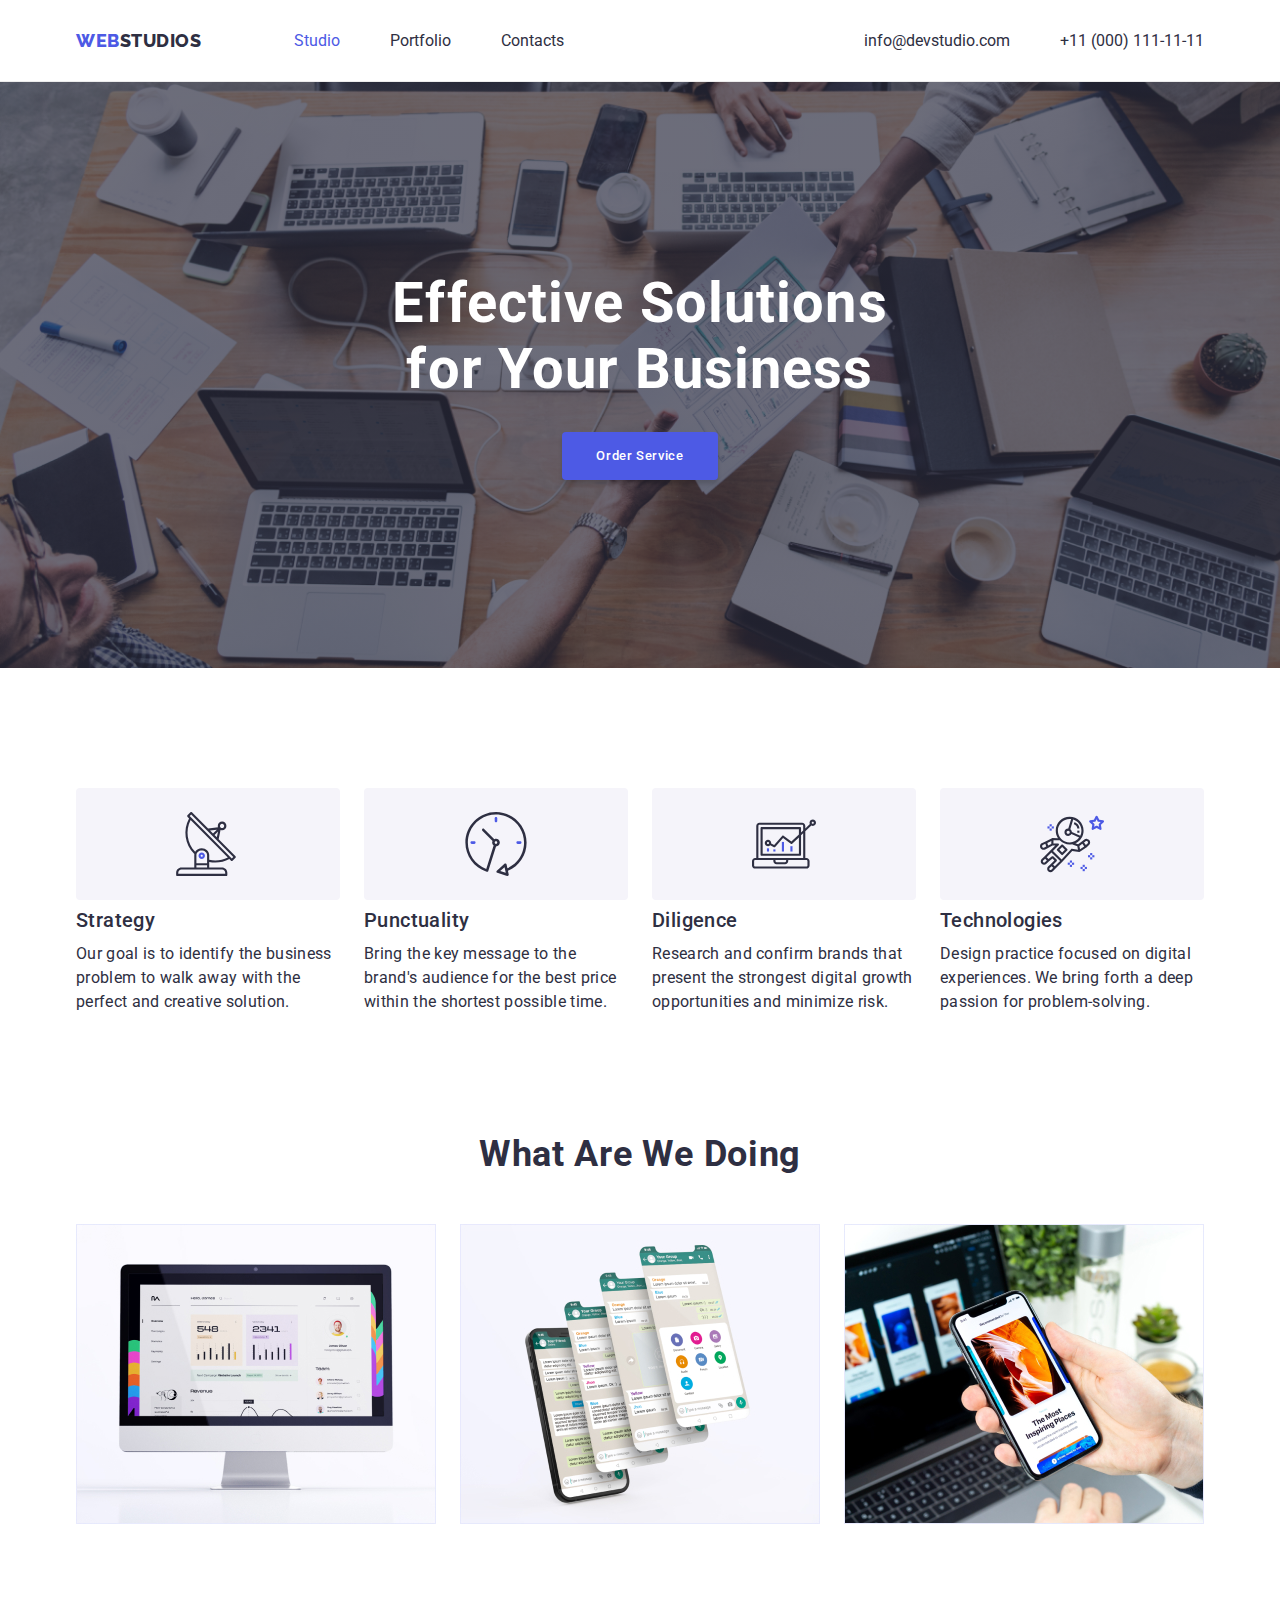
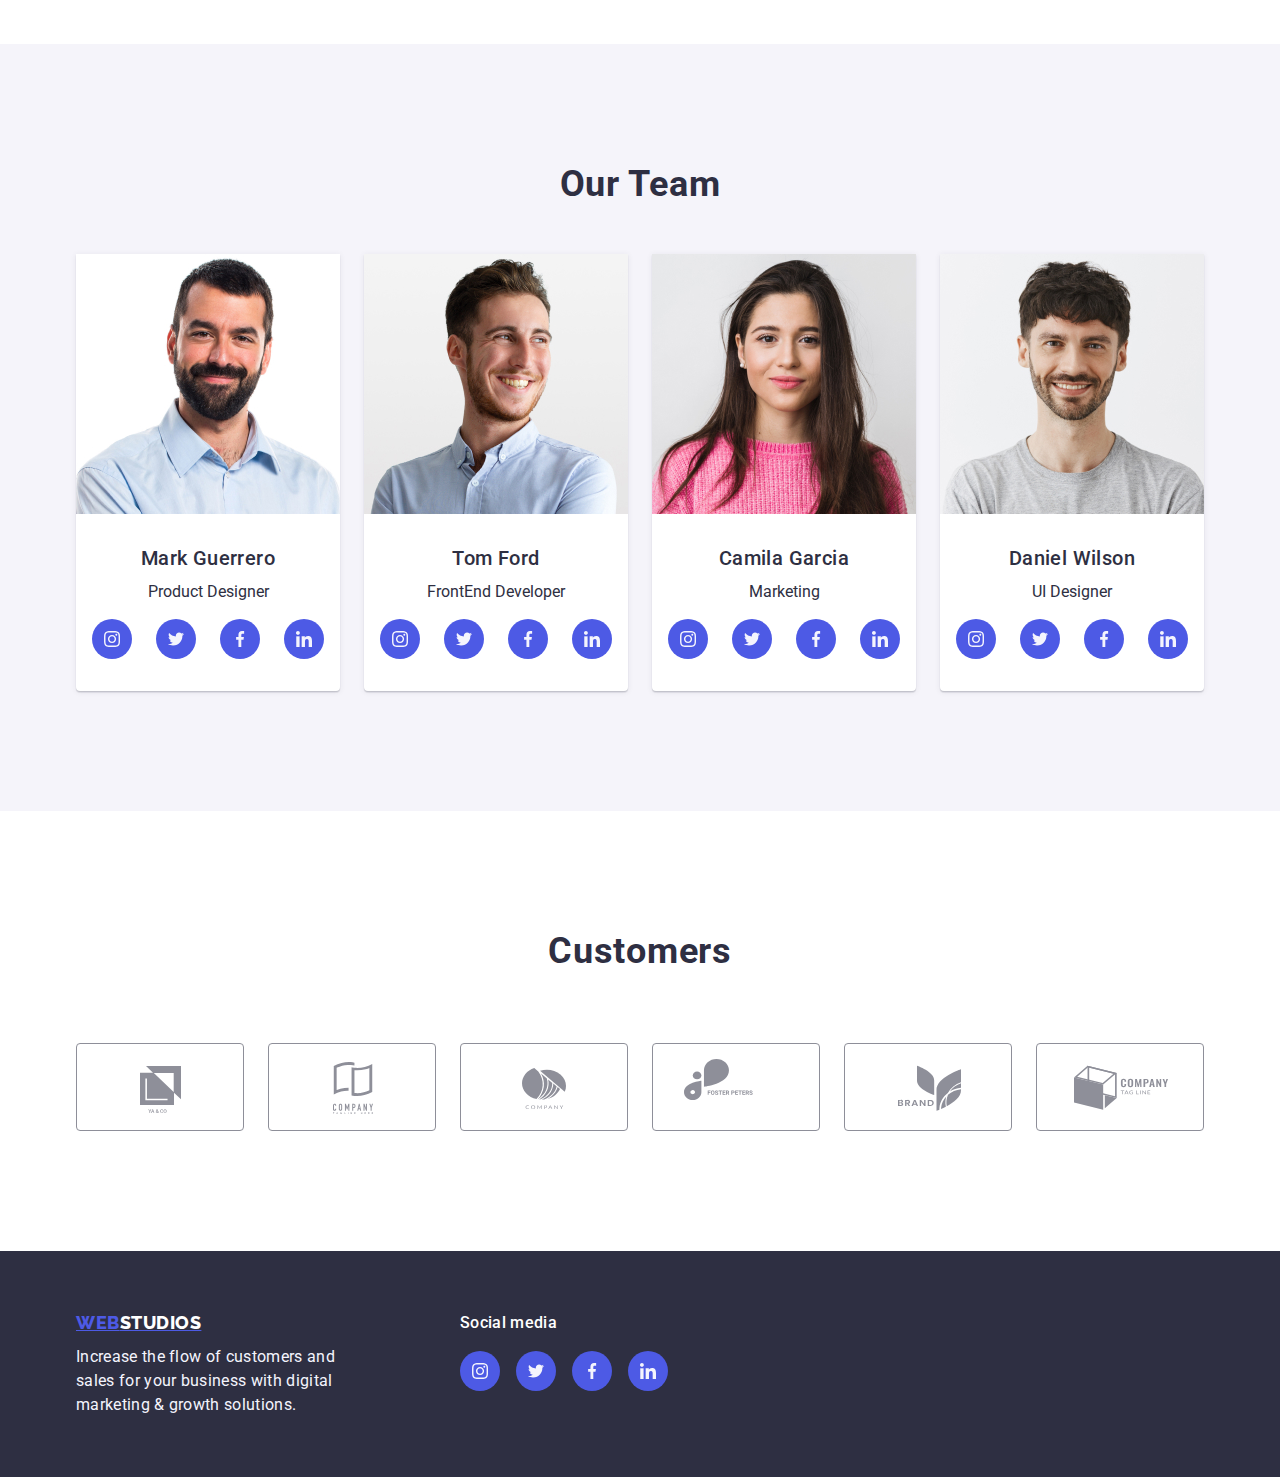
<file: index.html>
<!DOCTYPE html>
<html lang="en">
  <head>
    <title>goit-markup-hw-02</title>
    <meta charset="UTF-8">
    <meta name="viewport" page="initial-scale=1, width=device-width">
    <link href="https://fonts.googleapis.com/css2?family=Raleway:wght@800&family=Roboto:wght@400;500;800;900&display=swap" rel="stylesheet" />
    <link rel="stylesheet" href="./css/styles.css">
  </head>
  <body>
    <header class="page-header">
      <div class="container menu">
        <nav class="header-navigator">
          <a href="index.html" class="logo link">WEB<span class="logo-black">STUDIOS</span></a>
          <ul class="header-navigator-menu list">
            <li class="header-navigator-item">
              <a href="index.html" class="page current link">Studio</a>
            </li>
            <li class="header-navigator-item">
              <a href="portfolio.html" class="page link">Portfolio</a>
            </li>
            <li class="header-navigator-item">
              <a href="/Contacts" class="page link">Contacts</a>
            </li>
          </ul>
        </nav>
        <address class="address">
          <ul class="header-ctas">
            <li class="header-navigator-item-ctas"><a href="mailto:info@devstudio.com" class="contact link">info@devstudio.com</a></li>
            <li class="header-navigator-item-ctas"><a href="tel:110001111111" class="contact link">+11 (000) 111-11-11</a></li>
          </ul>
        </address>
      </div>
    </header>
    <main>
      <section class="hero">
        <div class="container">
          <h1 class="hero-motto">
            Effective Solutions <br> for Your Business
          </h1>
          <button type="button" class="order-service button" data-modal-open> Order Service</button>
        </div>
      </section>
      <section class="section">
        <div class="container">
          <h1 hidden> Features </h1>
          <ul class="features-items">
            <li class="item">
              <div class="icon-svg-features">
                <svg class="icon-items" width="64" height="64">
                    <use href="./images/icons.svg#antenna-1"></use>
                </svg>
              </div>
              <h3 class="title">
                Strategy
              </h3>
              <p class="description">
                Our goal is to identify the business
                problem to walk away with the
                perfect and creative solution.
              </p>
            </li>
            <li class="item">
              <div class="icon-svg-features">
                <svg class="icon-items" width="64" height="64">
                  <use href="./images/icons.svg#clock-1"></use>
                </svg>
              </div>
              <h3 class="title">
                Punctuality
              </h3>
              <p class="description">
                Bring the key message to the
                brand's audience for the best price
                within the shortest possible time.
              </p>
            </li>
            <li class="item">
              <div class="icon-svg-features">
                <svg class="icon-items" width="64" height="64">
                    <use href="./images/icons.svg#diagram-1"></use>
                </svg>
              </div>
              <h3 class="title">
                Diligence
              </h3>
              <P class="description">
                Research and confirm brands that
                present the strongest digital growth
                opportunities and minimize risk.
              </P>
            </li>
            <li class="item">
              <div class="icon-svg-features">
                <svg class="icon-items" width="64" height="64">
                    <use href="./images/icons.svg#astronaut-1"></use>
                </svg>
              </div>
              <h3 class="title">
                Technologies
              </h3>
              <P class="description">
                Design practice focused on digital
                experiences. We bring forth a deep
                passion for problem-solving.
              </P>
            </li>
          </ul>
        </div>
      </section>
        <section class="section no-top-padding">
          <div class="container">
            <h2 class="section-title">What Are We Doing</h2>
            <ul class="wawd-items">
                <li class="item"><img src="images/p1.jpg" alt="monitor" width="360"></li>
                <li class="item"><img src="images/p2.jpg" alt="Application popping up" width="360"></li>
                <li class="item"><img src="images/p3.jpg" alt="Human handling mobile phone" width="360"></li>
            </ul>
          </div>
        </section>
    
      <section class="section bg-team">
        <div class="container">
          <h2 class="section-title">Our Team </h2>
          <ul class="our-team-menu">
            <li class="item">
              <img src="images/Team_Card_1.jpg" alt="Guy Smiling with beard" width="264">
              <div class="details">
                <h3 class="name">Mark Guerrero</h3>
                <p class="position"> Product Designer </p>
                <ul class="team-list-icons">
                  <li class="team-item-icon">
                      <a href="" class="team-link-icon">
                          <svg class="team-icon" width="16" height="16">
                              <use href="./images/icons.svg#instagram"></use>
                          </svg>
                      </a>
                  </li>
                  <li class="team-item-icon">
                      <a href="" class="team-link-icon">
                          <svg class="team-icon" width="16" height="16">
                              <use href="./images/icons.svg#twitter"></use>
                          </svg>
                      </a>
                  </li>
                  <li class="team-item-icon">
                      <a href="" class="team-link-icon">
                          <svg class="team-icon" width="16" height="16">
                              <use href="./images/icons.svg#facebook"></use>
                          </svg>
                      </a>
                  </li>
                  <li class="team-item-icon">
                      <a href="" class="team-link-icon">
                          <svg class="team-icon" width="16" height="16">
                              <use href="./images/icons.svg#linkedin"></use>
                          </svg>
                      </a>
                  </li>
              </ul>
              </div>
            </li>
            <li class="item">
              <img src="images/Team_Card_2.jpg" alt="Guy smiling lookingn at his left side" width="264">
              <div class="details">

                <h3 class="name">Tom Ford</h3>
                <p class="position"> FrontEnd Developer </p>
                <ul class="team-list-icons">
                  <li class="team-item-icon">
                      <a href="" class="team-link-icon">
                          <svg class="team-icon" width="16" height="16">
                              <use href="./images/icons.svg#instagram"></use>
                          </svg>
                      </a>
                  </li>
                  <li class="team-item-icon">
                      <a href="" class="team-link-icon">
                          <svg class="team-icon" width="16" height="16">
                              <use href="./images/icons.svg#twitter"></use>
                          </svg>
                      </a>
                  </li>
                  <li class="team-item-icon">
                      <a href="" class="team-link-icon">
                          <svg class="team-icon" width="16" height="16">
                              <use href="./images/icons.svg#facebook"></use>
                          </svg>
                      </a>
                  </li>
                  <li class="team-item-icon">
                      <a href="" class="team-link-icon">
                          <svg class="team-icon" width="16" height="16">
                              <use href="./images/icons.svg#linkedin"></use>
                          </svg>
                      </a>
                  </li>
              </ul>
              </div>


              
            </li>
            <li class="item">
              <img src="images/Team_Card_3.jpg" alt="Girl on pink" width="264">
              <div class="details">
                <h3 class="name">Camila Garcia</h3>
                <p class="position"> Marketing </p>
                <ul class="team-list-icons">
                  <li class="team-item-icon">
                      <a href="" class="team-link-icon">
                          <svg class="team-icon" width="16" height="16">
                              <use href="./images/icons.svg#instagram"></use>
                          </svg>
                      </a>
                  </li>
                  <li class="team-item-icon">
                      <a href="" class="team-link-icon">
                          <svg class="team-icon" width="16" height="16">
                              <use href="./images/icons.svg#twitter"></use>
                          </svg>
                      </a>
                  </li>
                  <li class="team-item-icon">
                      <a href="" class="team-link-icon">
                          <svg class="team-icon" width="16" height="16">
                              <use href="./images/icons.svg#facebook"></use>
                          </svg>
                      </a>
                  </li>
                  <li class="team-item-icon">
                      <a href="" class="team-link-icon">
                          <svg class="team-icon" width="16" height="16">
                              <use href="./images/icons.svg#linkedin"></use>
                          </svg>
                      </a>
                  </li>
              </ul>
              </div>
              
            </li>
            <li class="item"><img src="images/Team_Card_4.jpg" alt="Guy smiling straight to camera" width="264">
              <div class="details">
                <h3 class="name">Daniel Wilson</h3>
                <p class="position"> UI Designer </p>
                <ul class="team-list-icons">
                  <li class="team-item-icon">
                      <a href="" class="team-link-icon">
                          <svg class="team-icon" width="16" height="16">
                              <use href="./images/icons.svg#instagram"></use>
                          </svg>
                      </a>
                  </li>
                  <li class="team-item-icon">
                      <a href="" class="team-link-icon">
                          <svg class="team-icon" width="16" height="16">
                              <use href="./images/icons.svg#twitter"></use>
                          </svg>
                      </a>
                  </li>
                  <li class="team-item-icon">
                      <a href="" class="team-link-icon">
                          <svg class="team-icon" width="16" height="16">
                              <use href="./images/icons.svg#facebook"></use>
                          </svg>
                      </a>
                  </li>
                  <li class="team-item-icon">
                      <a href="" class="team-link-icon">
                          <svg class="team-icon" width="16" height="16">
                              <use href="./images/icons.svg#linkedin"></use>
                          </svg>
                      </a>
                  </li>
              </ul>
              </div>
              
            </li>
          </ul>
        </div>
      </section>

      <section class="section customers-section">
        <div class="container">
            <h2 class="customers">Customers</h2>
            <ul class="customers-list">
                <li class="customers-item">
                    <svg class="customers-icon" width="104" height="56">
                            <use href="./images/icons.svg#client-1"></use>
                        </svg>
                    </a>
                </li>
                <li class="customers-item">
                    <svg class="customers-icon" width="104" height="56">
                            <use href="./images/icons.svg#client-2"></use>
                        </svg>
                    </a>
                </li>
                <li class="customers-item">
                    <svg class="customers-icon" width="104" height="56">
                            <use href="./images/icons.svg#client-3"></use>
                        </svg>
                    </a>
                </li>
                <li class="customers-item">
                    <svg class="customers-icon" width="104" height="56">
                            <use href="./images/icons.svg#client-4"></use>
                        </svg>
                    </a>
                </li>
                <li class="customers-item">
                    <svg class="customers-icon" width="104" height="56">
                            <use href="./images/icons.svg#client-5"></use>
                        </svg>
                    </a>
                </li>
                <li class="customers-item">
                    <svg class="customers-icon" width="104" height="56">
                           <use href="./images/icons.svg#client-6"></use>
                        </svg>
                    </a>
                </li>
            </ul>
        </div>
    </section>
   
        
    <footer class="footer">
      <div class="container footer-item">
        <div class="footer-logo"> 
               <a href="index.html" class="logo">WEB<span class="logo-white">STUDIOS</span></a>
            
              <p class="footer-description">
                Increase the flow of customers and <br/> sales for your business with digital <br/> marketing & growth solutions.
              </p>
            </div>    
      
          <div class="footer-icon-wrapper">
                <p class="social-media">Social media</p>
                <ul class="footer-icon-list">
                  <li class="footer-icon-item">
                  <a href="" class="footer-icon-link">
                      <svg class="footer-icon" width="16" height="16">
                          <use href="./images/icons.svg#instagram"></use>
                      </svg>
                  </a>
                 </li>
                  <li class="footer-icon-item">
                      <a href="" class="footer-icon-link">
                          <svg class="footer-icon" width="16" height="16">
                              <use href="./images/icons.svg#twitter"></use>
                          </svg>
                      </a>
                  </li>
                  <li class="footer-icon-item">
                      <a href="" class="footer-icon-link">
                          <svg class="footer-icon" width="16" height="16">
                              <use href="./images/icons.svg#facebook"></use>
                          </svg>
                      </a>
                  </li>
                  <li class="footer-icon-item">
                      <a href="" class="footer-icon-link">
                          <svg class="footer-icon" width="16" height="16">
                              <use href="./images/icons.svg#linkedin"></use>
                          </svg>
                      </a>
                  </li>
                </ul>
            </div>
        </div>
      </div>
    
        
    
    </footer>
    
    <!--modal windows -->

    <div class="backdrop is-hidden" data-modal>
       <div class="modal-container">
        <button class="modal-close"  data-modal-close>
          <svg class="modal-close-icon" width="8" height="8"> 
            <use href="./images/icons.svg#modal-close"></use>
          </svg>
        </button>
       </div>
  

    </div>
    <script src="./js/modal.js"></script>   
  </body>
</html>
</file>
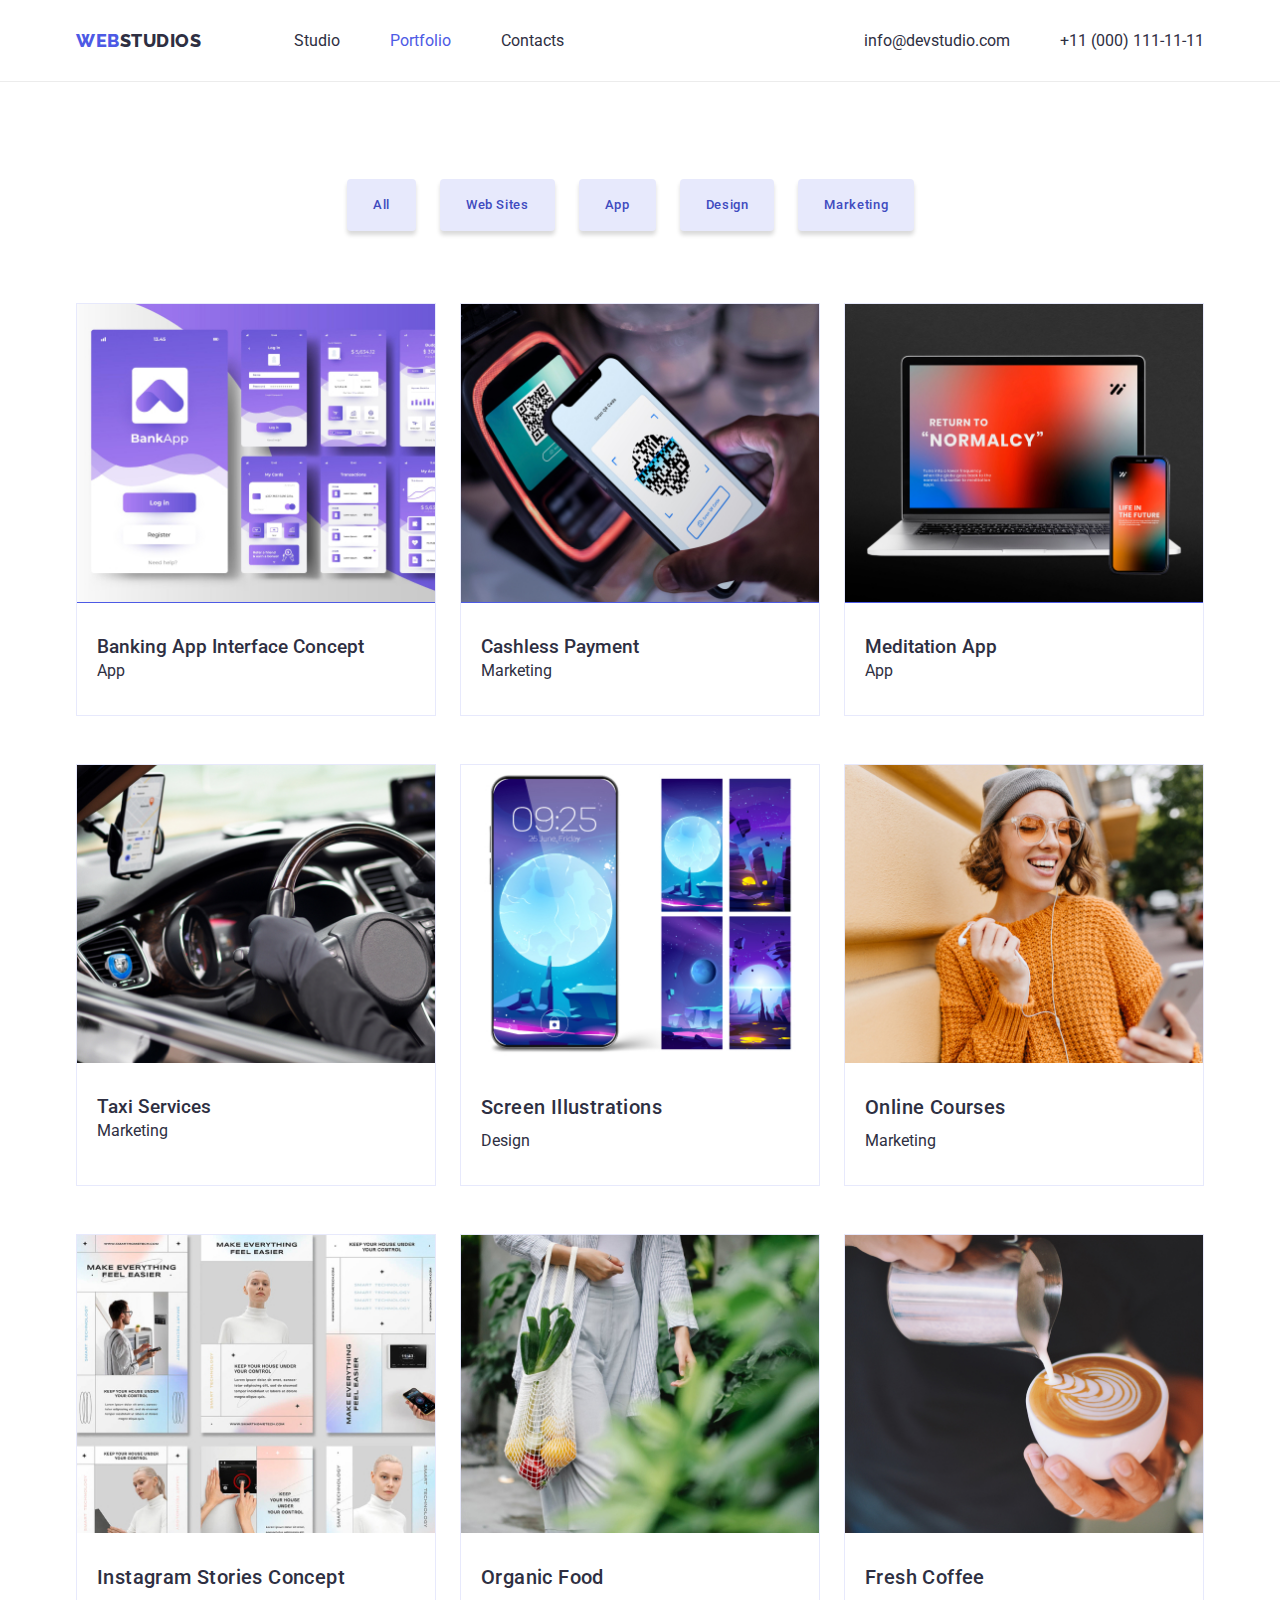
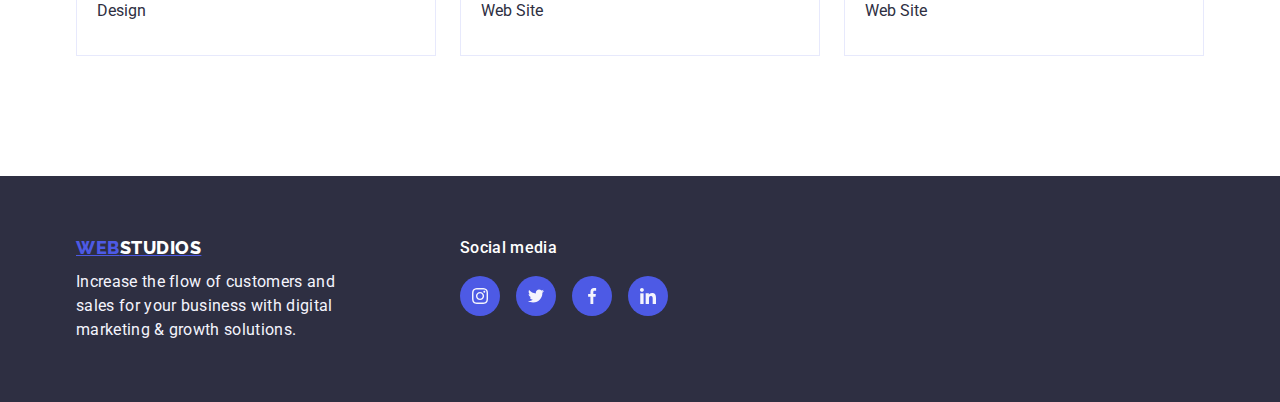
<file: portfolio.html>
<!DOCTYPE html>
<html lang="en">
    <head>
        
        <title>goit-markup-hw-02</title>
        <meta charset="UTF-8">

        <link
        href="https://fonts.googleapis.com/css2?family=Raleway:wght@700&family=Roboto:wght@400;500;700;900&display=swap"
        rel="stylesheet"
      />

      <link rel="stylesheet" href="./css/styles.css">

    </head>
   
<body>
    <header class="page-header">
        <div class="container menu">
          <nav class="header-navigator">
            <a href="index.html" class="logo link">WEB<span class="logo-black">STUDIOS</span></a>
            <ul class="header-navigator-menu list">
              <li class="header-navigator-item">
                <a href="index.html" class="page link">Studio</a>
              </li>
              <li class="header-navigator-item">
                <a href="portfolio.html" class="page current link">Portfolio</a>
              </li>
              <li class="header-navigator-item">
                <a href="/Contacts" class="page link">Contacts</a>
              </li>
            </ul>
          </nav>
          <address class="address">
            <ul class="header-ctas">
              <li class="header-navigator-item-ctas"><a href="mailto:info@devstudio.com" class="contact link">info@devstudio.com</a></li>
              <li class="header-navigator-item-ctas"><a href="tel:110001111111" class="contact link">+11 (000) 111-11-11</a></li>
            </ul>
          </address>
        </div>
      </header>

        <body>
            <section class="categories">
                <div class="container">
                    <ul class="categories-menu">
                        <li> <button type="button" class="button-item"> All </button> </li>
                        <li> <button type="button" class="button-item"> Web Sites </button> </li>
                        <li> <button type="button" class="button-item"> App </button> </li>
                        <li> <button type="button" class="button-item"> Design </button> </li>
                        <li> <button type="button" class="button-item"> Marketing </button> </li>
                     </ul>
                </div>

                
            </section>

            <section class="images-menu">
                <div class="container ">
                    <ul class="img-actual">
                        <li class="img-item">
                            <div class="img-item-overlay">
                                <img src="./images/images-1.jpg"alt="mobile application interface" width="360">
                                <p class="overlay-text">    
                                    14 Stylish and User-Friendly App Design Concepts ·
                                     Task Manager App · Calorie Tracker App · 
                                     Exotic Fruit Ecommerce App · Cloud Storage App
                                </p> 
                            </div>
                            
                            <div class="img-details">
                                <h3 class="image-title-item">
                                    Banking App Interface Concept
                                </h3>
                                <p>
                                    App
                                </p>
                            </div>
                            
                        </li>
                        <li class="img-item">
                            <div class="img-item-overlay">
                                <img class="img-item-picture" src="./images/images-2.jpg"alt="human hands holding a mobile phone scanning QR for payment" width="360">
                                <p class="overlay-text">    
                                    14 Stylish and User-Friendly App Design Concepts ·
                                     Task Manager App · Calorie Tracker App · 
                                     Exotic Fruit Ecommerce App · Cloud Storage App
                                </p>
                            </div>
                            <div class="img-details">
                                <h3 class="image-title-item">
                                    Cashless Payment
                                </h3>
                                <p>
                                    Marketing
                                </p>
                            </div>
                            
                        </li>
                        <li class="img-item">
                            <div class="img-item-overlay">
                                <img src="./images/images-3.jpg"alt="Laptop and Celphone with same design feautures on screen" width="360">
                                <p class="overlay-text">    
                                    14 Stylish and User-Friendly App Design Concepts ·
                                     Task Manager App · Calorie Tracker App · 
                                     Exotic Fruit Ecommerce App · Cloud Storage App
                                </p>
                            </div>
                            
                            <div class="img-details">
                                <h3 class="image-title-item">
                                    Meditation App
                                </h3>
                                <p>
                                    App
                                </p>
                            </div>
                           
                        </li>
                         <li class="img-item">
                            <div class="img-item-overlay">
                                <img src="./images/images-4.jpg"alt="human driving a car" width="360">
                                <p class="overlay-text">    
                                    14 Stylish and User-Friendly App Design Concepts ·
                                     Task Manager App · Calorie Tracker App · 
                                     Exotic Fruit Ecommerce App · Cloud Storage App
                                </p>
                            </div>
                            
                            <div class="img-details">
                                <h3 class="image-title-item">
                                    Taxi Services
                                </h3>
                                <p>
                                    Marketing
                                </p>
                            </div>
                            
                        </li>
                         <li class="img-item">
                            <div class="img-item-overlay">
                                <img src="./images/images-5.jpg"alt="screen designs for mobile" width="360">
                                <p class="overlay-text">    
                                    14 Stylish and User-Friendly App Design Concepts ·
                                     Task Manager App · Calorie Tracker App · 
                                     Exotic Fruit Ecommerce App · Cloud Storage App
                                </p>
                            </div>
                            
                            <div class="img-details">
                                <h3 class="name">
                                    Screen Illustrations
                                </h3>
                                <p class="service">
                                    Design
                                </p>
                            </div>
                            
                        </li>
                        <li class="img-item">
                            <div class="img-item-overlay">
                                <img src="./images/images-6.jpg"alt="woman smiling looking at the mobile"width="360">
                                <p class="overlay-text">    
                                    14 Stylish and User-Friendly App Design Concepts ·
                                     Task Manager App · Calorie Tracker App · 
                                     Exotic Fruit Ecommerce App · Cloud Storage App
                                </p>
                            </div>
                            
                            <div class="img-details"> 
                                <h3 class="name">
                                    Online Courses
                                </h3>
                                    <p class="service">
                                         Marketing
                                    </p>
                            </div>
                           
                        </li>
                        <li class="img-item">
                            <div class="img-item-overlay">
                                <img src="./images/images-7.jpg"alt="concept image; multiple woman looking in front" width="360">
                                <p class="overlay-text">    
                                    14 Stylish and User-Friendly App Design Concepts ·
                                     Task Manager App · Calorie Tracker App · 
                                     Exotic Fruit Ecommerce App · Cloud Storage App
                                </p>
                            </div>
                          
                            <div class="img-details">
                                <h3 class="name">
                                    Instagram Stories Concept
                               </h3>
                                   <p class="service">
                                        Design
                                    </p>
                            </div>
                                
                        </li>
                        <li class="img-item">
                            <div class="img-item-overlay">
                                <img src="./images/images-8.jpg"alt="human holding groceries" width="360">
                                <p class="overlay-text">    
                                    14 Stylish and User-Friendly App Design Concepts ·
                                     Task Manager App · Calorie Tracker App · 
                                     Exotic Fruit Ecommerce App · Cloud Storage App
                                </p>
                            </div>
                            
                            <div class="img-details">
                                <h3 class="name">
                                    Organic Food
                                </h3>
                                    <p class="service">
                                         Web Site
                                    </p>
                            </div>
                            
                            <li class="img-item">
                                <div class="img-item-overlay">
                                    <img src="./images/images-9.jpg"alt="human designing coffee" width="360">
                                    <p class="overlay-text">    
                                        14 Stylish and User-Friendly App Design Concepts ·
                                         Task Manager App · Calorie Tracker App · 
                                         Exotic Fruit Ecommerce App · Cloud Storage App
                                    </p>
                                </div>
                                
                                <div class="img-details">
                                    <h3 class="name">
                                        Fresh Coffee
                                     </h3>
                                     <p class="service">
                                         Web Site
                                     </p>  
                                </div>
                                
                            </li>
    
                        </li>
    
                    </ul>
                </div>
                
            </section>


               

        </body>

        <footer class="footer">
            <div class="container footer-item">
              <div class="footer-logo"> 
                     <a href="index.html" class="logo">WEB<span class="logo-white">STUDIOS</span></a>
                  
                    <p class="footer-description">
                      Increase the flow of customers and <br/> sales for your business with digital <br/> marketing & growth solutions.
                    </p>
                  </div>    
            
                <div class="footer-icon-wrapper">
                      <p class="social-media">Social media</p>
                      <ul class="footer-icon-list">
                        <li class="footer-icon-item">
                        <a href="" class="footer-icon-link">
                            <svg class="footer-icon" width="16" height="16">
                                <use href="./images/icons.svg#instagram"></use>
                            </svg>
                        </a>
                       </li>
                        <li class="footer-icon-item">
                            <a href="" class="footer-icon-link">
                                <svg class="footer-icon" width="16" height="16">
                                    <use href="./images/icons.svg#twitter"></use>
                                </svg>
                            </a>
                        </li>
                        <li class="footer-icon-item">
                            <a href="" class="footer-icon-link">
                                <svg class="footer-icon" width="16" height="16">
                                    <use href="./images/icons.svg#facebook"></use>
                                </svg>
                            </a>
                        </li>
                        <li class="footer-icon-item">
                            <a href="" class="footer-icon-link">
                                <svg class="footer-icon" width="16" height="16">
                                    <use href="./images/icons.svg#linkedin"></use>
                                </svg>
                            </a>
                        </li>
                      </ul>
                  </div>
              </div>
            </div>
          
              
          
          </footer>
    </html>
</file>
<file: css/styles.css>
:root {
  --primary-text-color: #757575;
  --accent-color: #2196f3;
  --primary-white-color: #ffffff;
  --primary-black-color: #2e2f42;
  --logo-blue: #4d5ae5;
  --logo-black: #2e2f42;
  --text-white-opacity: rgba(255, 255, 255, 0.6);
  --text-primary-white: #ffff;
  --button-primary-hover: #188ce8;
  --button-portfolio-normal: #e7e9fc;
  --button-portfolio-hover: #404bbf;
  --primary-hover-color: #4d5ae5;
  --button-filter: #fff;
  --background-black: #2f303a;
  --background-grey: #f5f4fa;
  --hero-background: #2e2f42;
  --color-cloud: #f4f4fd;
  --color-slate: #434455;
  --color-green: #31D0AA;
  --color-lightslate: #8E8F99;
  --DAIRY: #FCFCFC;
  --color-ocean: #404bbf;
  
}

/* CSS RESETS */

*,
::after,
::before {
  box-sizing: border-box;
  margin: 0;
}

h1,
h2,
h3,
h4,
h5,
h6,
p {
  margin: 0;
}

img {
  display: block;
  max-width: 100%;
  height: auto;
}

address {
  font-style: inherit;
}

.link {
  text-decoration: none;
  color: inherit;
}

ul {
  list-style: none;
  padding: 0;
  margin: 0;
}

.figure {
  margin: 0px;
}

.container {
  width: 1158px;
  padding: 0 15px;
  margin: 0 auto;
}

.section {
  padding: 120px 0;
}

body {
  color: var(--primary-black-color);
  font-family: "Roboto", sans-serif;
  background-color: var(--primary-white-color);
  font-size: 16px;
}

/* Header */

/* logo */

.logo {
  font-family: "Raleway", sans-serif;
  font-weight: 800;
  font-size: 18px;
  line-height: 1.125;
  letter-spacing: 0.54px;
  text-transform: uppercase;
  color: var(--logo-blue);
}

.logo-black {
  color: var(--logo-black);
}

.logo-white {
  color: var(--primary-white-color);
}

.menu,
.header-navigator,
.header-navigator-menu,
.header-ctas {
  display: flex;
  align-items: center;
}

.header-navigator-menu {
  margin-left: 93px;
}

.address {
  margin-left: auto;
}

.header-navigator-menu .header-navigator-item:not(:last-child),
.header-ctas .header-navigator-item-ctas:not(:last-child) {
  margin-right: 50px;
}

.header-navigator-menu .page,
.header-ctas .contact {
  display: block;
  padding-top: 32px;
  padding-bottom: 31px;
  color: var(--primary-black-color);
  font-weight: 500px;
  line-height: 1.15em;
}

.header-navigator-item {
  position: relative;
  transition: width 250ms cubic-bezier(0.4, 0, 0.2, 1)
}

.header-navigator-item:hover ::after {
  width: 100%;
}

.header-navigator-item ::after {
  content: '';
  border-radius: 2px;
  background-color: var(--color-ocean);
  height: 4px;
  width: 0%;
  position:absolute;
  left: 0;
  bottom: 5px;
  transition: width 250ms cubic-bezier(0.4, 0, 0.2, 1)
}




/* Header Navigation Links Hovaer and Focus + current page */
.header-navigator-menu .page:hover,
.header-navigator-menu .page:focus,
.header-navigator-menu .page.current{
  color: var(--primary-hover-color);
}

/* Header Contacts Hover and Focus */
.header-ctas .contact:hover,
.header-ctas .contact:focus {
  color: var(--primary-hover-color);
}

.page-header {
  border-bottom: 1px solid #ececec;
}


/* Hero */

.hero {
  background-image: url(../images/people-office.jpg);
  max-width: 1440px;
  margin: 0 auto;
  background-repeat: no-repeat;
  background-size: cover;
  object-fit: cover;        
  color: var(--text-primary-white);
  text-align: center;
  padding: 188px 0; 
  background-image: linear-gradient(rgba(46, 47, 66, 0.7),
  rgba(46, 47, 66, 0.7)),
    url(../images/people-office.jpg);

}

.hero-motto {
  margin-bottom: 30px;
  font-weight: 700;
  font-size: 56px;
  letter-spacing: 1.12px;
}

.button {
  font-family: inherit;
  letter-spacing: 0.03em;
  cursor: pointer;
  border-color: transparent;
  border-radius: 4px;
}

.order-service {
  color: var(--button-filter);
  background-color: var(--primary-hover-color);
  padding: 10px 32px;
  box-shadow: 0px 4px 4px 0px rgba(0, 0, 0, 0.15);
  font-weight: 500;
  line-height: 24px; /* 150% */
  letter-spacing: 0.64px;
}



/* Feature */

.features-items {
  display: flex;
  flex-wrap: wrap;
  gap: 24px;
}

.features-items .item {
  flex-basis: calc((100% - 72px) / 4);
}

.features-items .title {
  margin-bottom: 10px;
  font-size: 20px;
  font-weight: 500;
  line-height: 24px; /* 120% */
  letter-spacing: 0.4px;
}

.features-items .description {
  line-height: 24px; /* 150% */
  letter-spacing: 0.32px;
}

/*SVG STYLING AREA*/

.icon-svg-features {
  height: 112px;
  align-items: center;
  justify-content: center;
  border-radius: 4px;
  background-color: var(--background-grey);
  margin-bottom: 8px;
}

.icon-items {
  margin: 24px 100px;
}



/*our team svg styling area*/
.team-link-icon {
  width: 40px;
  height: 40px;
}

.team-list-icons {
  display: flex;
  align-items: center;
  justify-content: center;
  gap: 24px;
}

.team-link-icon {
  display: flex;
  align-items: center;
  justify-content: center;
  width: 40px;
  height: 40px;
  background-color: var(--logo-blue);
  border-radius: 20px;
  transition: background-color 250ms cubic-bezier(0.4, 0, 0.2, 1);
}

.team-icon {
  fill: var(--color-cloud);
}

.team-item-icon {
  padding-top: 15px;
}

.customers-list {
  width: 100%;
  display: flex;
  justify-content: center;
  align-items: center;
  gap: 24px;
}

.customers-icon {
  width: 100%;
  fill: var(--color-lightslate);
}

.customers-item {
  display: flex;
  justify-content: center;
  align-items: center;
  width: 168px;
  height: 88px;
  color: var(--color-slate);
  border-radius: 4px;
  border: 1px solid var(--color-lightslate);
  cursor: pointer;
}

/* end od svg styling area */

/* What are we doing */

.no-top-padding {
  padding-top: 0;
}

.section-title {
  margin-bottom: 50px;
  color: var(--primary-black-color);
  font-weight: 700;
  line-height: 40px; /* 111.111% */
  letter-spacing: 0.72px;
  text-transform: capitalize;
  font-size: 36px;
  text-align: center;
}

.wawd-items {
  display: flex;
  flex-wrap: wrap;
  gap: 24px;
}

.wawd-items .item {
  flex-basis: calc((100% - 48px) / 3);
}

/* Our Team */

.bg-team {
  background-color: var(--background-grey);
}

.our-team-menu {
  display: flex;
  flex-wrap: wrap;
  gap: 24px;
}



.our-team-menu .item {
  flex-basis: calc((100%-72px) / 4);
  width: 264px;
  background-color: var(--primary-white-color);
  box-shadow: 0px 2px 1px 0px rgba(46, 47, 66, 0.08),
    0px 1px 1px 0px rgba(46, 47, 66, 0.16),
    0px 1px 6px 0px rgba(46, 47, 66, 0.08);
  border-radius: 0px 0px 4px 4px;
  
}
/* Formula: calc((100% - number_of_gaps_in_row * value_of_one_gap) / number_of_elements_in_row) */

.details {
  line-height: 24px;
  padding: 32px 20px;
  text-align: center;
}

.our-team-menu .name {
  margin-bottom: 10px;
  font-size: 20px;
  font-weight: 500;
  letter-spacing: 0.4px;
}

.customers-section {
  background-color: var(--button-filter);
  
}

.customers {
  padding-bottom: 72px;
  color: var(--color-navy-blue);
  text-align: center;
  font-family: Roboto;
  font-size: 36px;
  font-style: normal;
  font-weight: 700;
  line-height: 40px;
  letter-spacing: 0.72px;
  text-transform: capitalize;
}

.customers-list {
  width: 100%;
  display: flex;
  justify-content: center;
  align-items: center;
  gap: 24px;
}

.customers-item {
  display: flex;
  justify-content: center;
  align-items: center;
  width: 168px;
  height: 88px;
  color: var(--color-slate);
  border-radius: 4px;
  border: 1px solid var(--color-slate);
  cursor: pointer;
}

.customers-icon {
  width: 100%;
  fill: var(--color-lightslate);
}

.customers-item:hover {
  border-color: var(--color-ocean);
  fill: var(--color-ocean);
}

.customers-icon:hover {
  fill: var(--color-ocean);
}

/*hover tranformation for images */

.img-item:hover,
.img-item:focus {
    box-shadow: 0px 2px 1px 0px rgba(46, 47, 66, 0.08), 0px 1px 1px 0px rgba(46, 47, 66, 0.16), 0px 1px 6px 0px rgba(46, 47, 66, 0.08);
}

/* Categories */

.categories-menu {
  list-style: none;
  align-items: center;
  display: flex;
  flex-wrap: wrap;
  gap: 24px;
 }

 .categories-menu:nth-child(1) {
  margin-left: 271px;
}

 .categories-menu .button-item {
  font-family: inherit;
  letter-spacing: 0.03em;
  color: var(--button-portfolio-hover);
  box-shadow: 0px 4px 4px 0px rgba(0, 0, 0, 0.15);
  font-weight: 500;
  line-height: 24px; /* 150% */
  letter-spacing: 0.64px;
  border-color: transparent;
  border-radius: 4px;
  margin-top: 97px;
  margin-bottom: 72px;
  padding: 12px 24px;
 }

 /*IMAGES SECTION*/

 .images-menu {
  list-style: none;
  margin-bottom: 120px;
}

 .img-actual {
  display: flex;
  flex-wrap: wrap;
  gap: 48px 24px;
  }

 .img-item {
  background-color: var(--primary-white-color);
  border: 1px solid #e7e9fc;
  box-sizing: border-box;
  flex-basis: calc((100% - 48px) / 3);
  transition: box-shadow 250ms cubic-bezier(0.4, 0, 0.2, 1);
  cursor: pointer;
 }

 .img-item-picture {
  display: block;
  max-width: 100%;
  height: auto;
  overflow: clip;
 }
 

 .img-details {
  line-height: 24px;
  padding: 32px 20px;
 
 }

 .img-details .name {
  margin-bottom: 10px;
  font-size: 20px;
  font-weight: 500;
  letter-spacing: 0.4px;
 }

 

/* Footer */

.footer {
  padding: 60px 0;
  background-color: var(--hero-background);
  
}

.footer-item {
  text-align: start;
  display: flex;
  flex-wrap: wrap;
}

.footer-logo {
  letter-spacing: 0.03em;
  line-height: 1.3em;
  font-size: 18px;
  font-weight: 800;
  font-family: Raleway;
  margin-right: 120px;
}

.footer-description {
  font-family: Roboto;
  font-size: 16px;
  font-weight: 400;
  letter-spacing: 0.02em;
  line-height: 1.5em;
  color: var(--color-cloud);
  width: 264px;
  margin-left: auto;
  margin-right: auto;
  padding-top: 10px;
}

.social-media {
  color: var(--primary-white-color);
  font-family: Roboto;
  font-size: 16px;
  font-style: normal;
  font-weight: 500;
  line-height: 24px;
  letter-spacing: 0.32px;
  margin-bottom: 16px;
}

/*SVG STYLING AREA*/

.team-link-icon {
  width: 40px;
  height: 40px;
}

.team-list-icons {
  display: flex;
  align-items: center;
  justify-content: center;
  gap: 24px;
}

.team-link-icon {
  display: flex;
  align-items: center;
  justify-content: center;
  width: 40px;
  height: 40px;
  background-color: var(--logo-blue);
  border-radius: 20px;
  transition: background-color 250ms cubic-bezier(0.4, 0, 0.2, 1);
}

.team-icon {
  fill: var(--color-cloud);
}

.team-item-icon {
  padding-top: 15px;
}

.customers-list {
  width: 100%;
  display: flex;
  justify-content: center;
  align-items: center;
  gap: 24px;
}

.customers-icon {
  width: 100%;
  fill: var(--color-lightslate);
}

.customers-item {
  display: flex;
  justify-content: center;
  align-items: center;
  width: 168px;
  height: 88px;
  color: var(--color-slate);
  border-radius: 4px;
  border: 1px solid var(--color-lightslate);
  cursor: pointer;
}

/* end of svg styling area */

/* interactive elements styling area */

/* Header Navigation Links Hover and Focus + current page */
.header-navigator-menu .page:hover,
.header-navigator-menu .page:focus,
.header-navigator-menu .page.current{
  color: var(--primary-hover-color);
}

/* Header Contacts Hover and Focus */
.header-ctas .contact:hover,
.header-ctas .contact:focus {
  color: var(--primary-hover-color);
}

.team-link-icon:hover,
.team-link-icon:focus {
    background-color: var(--button-portfolio-hover)
  }


.footer-icon-link:hover,
.footer-icon-link:focus {
  background-color: var(--color-green);
}

.order-service:hover,
.order-service:focus {
  background-color: var(--button-portfolio-hover);
}

.img-item:hover .overlay-text {
  transform: translateY(0);
}

/*end of interactive elements styling area */

/*OVERLAYS*/  

.img-item-overlay {
  position: relative;
  overflow: hidden;
}

.overlay-text {

  position: absolute;
  top: 0;
  height: 100%;
  width: 100%;
  color: var(--color-cloud);
  font-family: Roboto;
  font-size: 16px;
  font-weight: 400;
  line-height: 1.5em;
  letter-spacing: 0.32px;
  padding: 40px 32px;
  transform: translateY(100%);
  background-color: var(--primary-hover-color);
  transition: transform 250ms cubic-bezier(0.4, 0, 0.2, 1);
  will-change: transform;

}

.footer-container {
  background-color: var(--hero-background);
  display: flex;
  box-sizing: content-box;
  height: 312px;
}

.footer-icon-list {
  display: flex;
  align-items: center;
  justify-content: center;
  gap: 16px;
  padding: 0;
}

.footer-icon-link {
  display: flex;
  align-items: center;
  justify-content: center;
  width: 40px;
  height: 40px;
  background-color: var(--logo-blue);
  border-radius: 20px;
}

.footer-icon-link {
  width: 40px;
  height: 40px;
}

.footer-icon {
  fill: var(--color-cloud);
}

.footer-icon-link:hover,
.footer-icon-link:focus {
  background-color: var(--color-green);
}




.header-navigator-item-ctas :hover {
  color: var(--primary-hover-color);
}

/*INTERACTION ELEMENT */

/* Header Navigation Links Hovaer and Focus + current page */
.header-navigator-menu .page:hover,
.header-navigator-menu .page:focus,
.header-navigator-menu .page.current{
  color: var(--primary-hover-color);
}

/* Header Contacts Hover and Focus */
.header-ctas .contact:hover,
.header-ctas .contact:focus {
  color: var(--primary-hover-color);
}

.team-link-icon:hover,
.team-link-icon:focus {
    background-color: var(--button-portfolio-hover);
}


.customers-item:hover {
  border-color: var(--button-portfolio-hover);
  fill: var(--button-portfolio-hover);
}

.customers-icon:hover {
  fill: var(--button-portfolio-hover);
}

/*MODAL*/

.backdrop {
  background-color:rgba(46, 47, 66, 0.40);
  position: fixed;
  display: flex;
  align-items: center;
  justify-content: center;
  width: 100%;
  height: 100%;
  top: 0px;
  left: 0px;
  pointer-events: auto;
  transition: opacity 250ms cubic-bezier(0.4, 0, 0.2, 1),
  visibility 250ms cubic-bezier(0.4, 0, 0.2, 1);
}

.backdrop.is-hidden {
  visibility: hidden;
  opacity: 0;
  pointer-events: none;
}


.modal-container {
  position:absolute;
  width: 408px;
  height: 584px;
  background-color: var(--DAIRY);
  box-shadow: 0px 2px 1px 0px rgba(0, 0, 0, 0.20),
               0px 1px 3px 0px rgba(0, 0, 0, 0.12), 
               0px 1px 1px 0px rgba(0, 0, 0, 0.14);
  border-radius: 4px;
  transition: transform 250ms cubic-bezier(0.4, 0, 0.2, 1);
 
}

.modal-close {
  padding: 0;
  width: 24px;
  height: 24px;
  background-color: var(--button-portfolio-normal);
  border-radius: 50%;
  border: 1px solid rgba(46, 47, 66, 0.4);
  position: absolute;
  right: 24px;
  top: 24px;
  display: flex;
  justify-content: center;
  align-items: center;
  color: (var(--primary-black-color));
  transition: background-color 250ms cubic-bezier(0.4, 0, 0.2, 1),
        border 250ms cubic-bezier(0.4, 0, 0.2, 1);
    cursor: pointer;
}

.modal-close-icon {
  width: 8px;
  height: 10px;
  flex-shrink: 0;
  fill: currentColor;
  transition: fill 250ms cubic-bezier(0.4, 0, 0.2, 1);
}

.modal-close:hover {
  color: var(--color-cloud);
  background-color: var(--color-ocean);
  border-color: var(--color-ocean);
}

.modal-close:hover,
.modal-close:focus {
    background-color: var(--color-ocean);
    border: none;
    fill: var(--primary-white-color);
}

.modal-close:hover .modal-close-icon,
.modal-close:focus .modal-close-icon {
    fill: var(--primary-white-color); 
  }

/*--portfolio interaction*/

.categories-menu .button-item:hover {
  color: var(--button-filter);
  background-color: var(--button-portfolio-hover);
  cursor: pointer;
}

/*END OF INTERACTION ELEMENT */

/*SVG STYLING AREA*/

.icon-svg-features {
  height: 112px;
  align-items: center;
  justify-content: center;
  border-radius: 4px;
  background-color: var(--background-grey);
  margin-bottom: 8px;
}

.icon-items {
  margin: 24px 100px;
}


.team-link-icon {
  width: 40px;
  height: 40px;
}

.team-list-icons {
  display: flex;
  align-items: center;
  justify-content: center;
  gap: 24px;
}

.team-link-icon {
  display: flex;
  align-items: center;
  justify-content: center;
  width: 40px;
  height: 40px;
  background-color: var(--logo-blue);
  border-radius: 20px;
  transition: background-color 250ms cubic-bezier(0.4, 0, 0.2, 1);
}

.team-icon {
  fill: var(--color-cloud);
}

.team-item-icon {
  padding-top: 15px;
}



.customers-list {
  width: 100%;
  display: flex;
  justify-content: center;
  align-items: center;
  gap: 24px;
}

.customers-icon {
  width: 100%;
  fill: var(--color-lightslate);
}

.customers-item {
  display: flex;
  justify-content: center;
  align-items: center;
  width: 168px;
  height: 88px;
  color: var(--color-slate);
  border-radius: 4px;
  border: 1px solid var(--color-lightslate);
  cursor: pointer;
}

/*END OF SVG STYLING AREA */



/*PORTFOLIO AREA*/

.categories-menu {
  list-style: none;
  align-items: center;
  display: flex;
  flex-wrap: wrap;
  gap: 24px;
 }

 .categories-menu:nth-child(1) {
  margin-left: 271px;
}

 .categories-menu .button-item {
  font-family: inherit;
  letter-spacing: 0.03em;
  color: var(--button-portfolio-hover);
  box-shadow: 0px 4px 4px 0px rgba(0, 0, 0, 0.15);
  font-weight: 500;
  line-height: 24px; /* 150% */
  letter-spacing: 0.64px;
  border-color: transparent;
  border-radius: 4px;
  margin-top: 97px;
  margin-bottom: 72px;
  padding: 12px 24px;
 }

 .button-item {
  background-color: var(--button-portfolio-normal);
  font-family: "Roboto", sans-serif;
  font-weight: 400;
}

 .images-menu {
  list-style: none;
  margin-bottom: 120px;
}

.footer-container {
  background-color: var(--hero-background);
  display: flex;
  flex-wrap: wrap;
  gap: 24px;
 }


.image-title-item {
  font-weight: 500;
}
</file>
